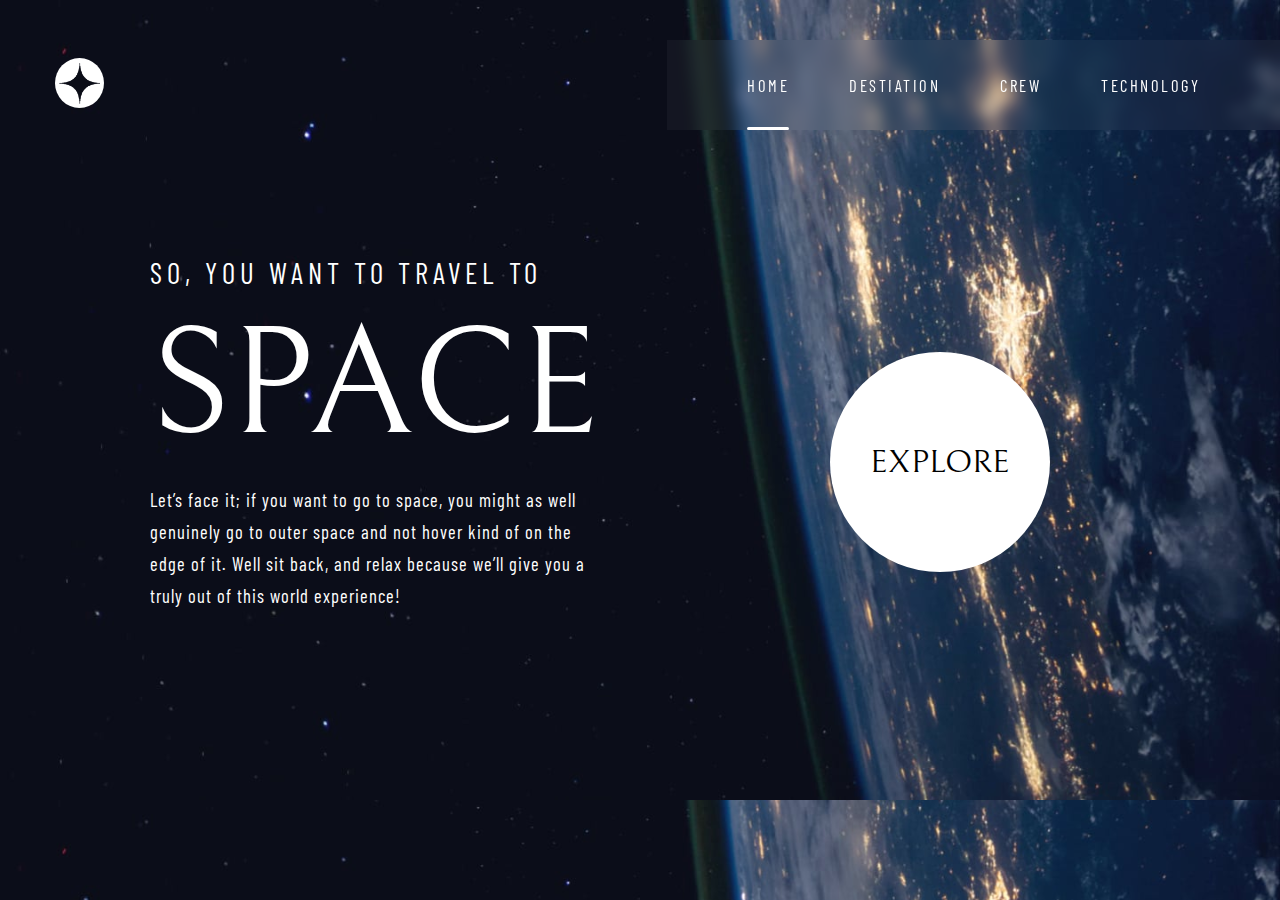
<file: index.html>
<!DOCTYPE html>
<html lang="en">
<head>
  <meta charset="UTF-8">
  <meta name="viewport" content="width=device-width, initial-scale=1.0">

  <link rel="icon" type="image/png" sizes="32x32" href="./assets/favicon-32x32.png">
  <link rel="stylesheet" href="css/root_classes.css">
  <link rel="stylesheet" href="css/home_page.css">
  <link rel="stylesheet" href="css/header.css">

  <title>Frontend Mentor | Space tourism website</title>

</head>
<body>
  
  <header>
    <div id="nav-bar" class="flex row align-center">
      <div id="logo">
        <img src="assets/star-logo.png" alt="">
      </div>

      <div id="line"></div>

      <div id="nav-menu" class="flex row nav-text">
        <a href="index.html" class="active">
          <div id="nav-text">
            <span>00</span>
            <span>HOME</span>
          </div>
          <span class="hover-border"></span>
        </a>
        <a href="destinations/destination-moon.html">
          <div id="nav-text">
            <span>01</span>
            <span>DESTIATION</span>
          </div>
          <span class="hover-border"></span>
        </a>
        <a href="crew/crew-commander.html" >
          <div id="nav-text">
            <span>02</span>
            <span>CREW</span>
          </div>
          <span class="hover-border"></span>
        </a>
        <a href="technology/technology-vehicle.html">
          <div id="nav-text">
            <span>03</span>
            <span>TECHNOLOGY</span>
          </div>
          <span class="hover-border"></span>
        </a> 
      </div>
      
      <button id="nav_mobile_icon" class="flex align-center">
        <img src="assets/nav_icon_mobile.png" alt="">

        <img src="assets/cross_icon.png" alt="">
      </button>

    </div>
  </header>

  <section class="flex row align-center">

    <div id="body" class="flex column">
      <div class="heading-5">
        SO, YOU WANT TO TRAVEL TO
      </div>

      <div class="heading-1">
          SPACE
      </div>

      <div class="description">
        Let’s face it; if you want to go to space, you might as well genuinely go to outer space and not hover kind of on the edge of it. Well sit back, and relax because we’ll give you a truly out of this world experience!
      </div>
    </div>

    <div id="explore-icon">
      <a href="destinations/destination-moon.html" class="heading-4 flex align-center" id="explore">
        EXPLORE
      </a>
    </div>

    </div>

  </section>

  <script src="https://ajax.googleapis.com/ajax/libs/jquery/3.6.3/jquery.min.js"></script>
  <script src="java_script.js"></script>
</body>
</html>
</file>
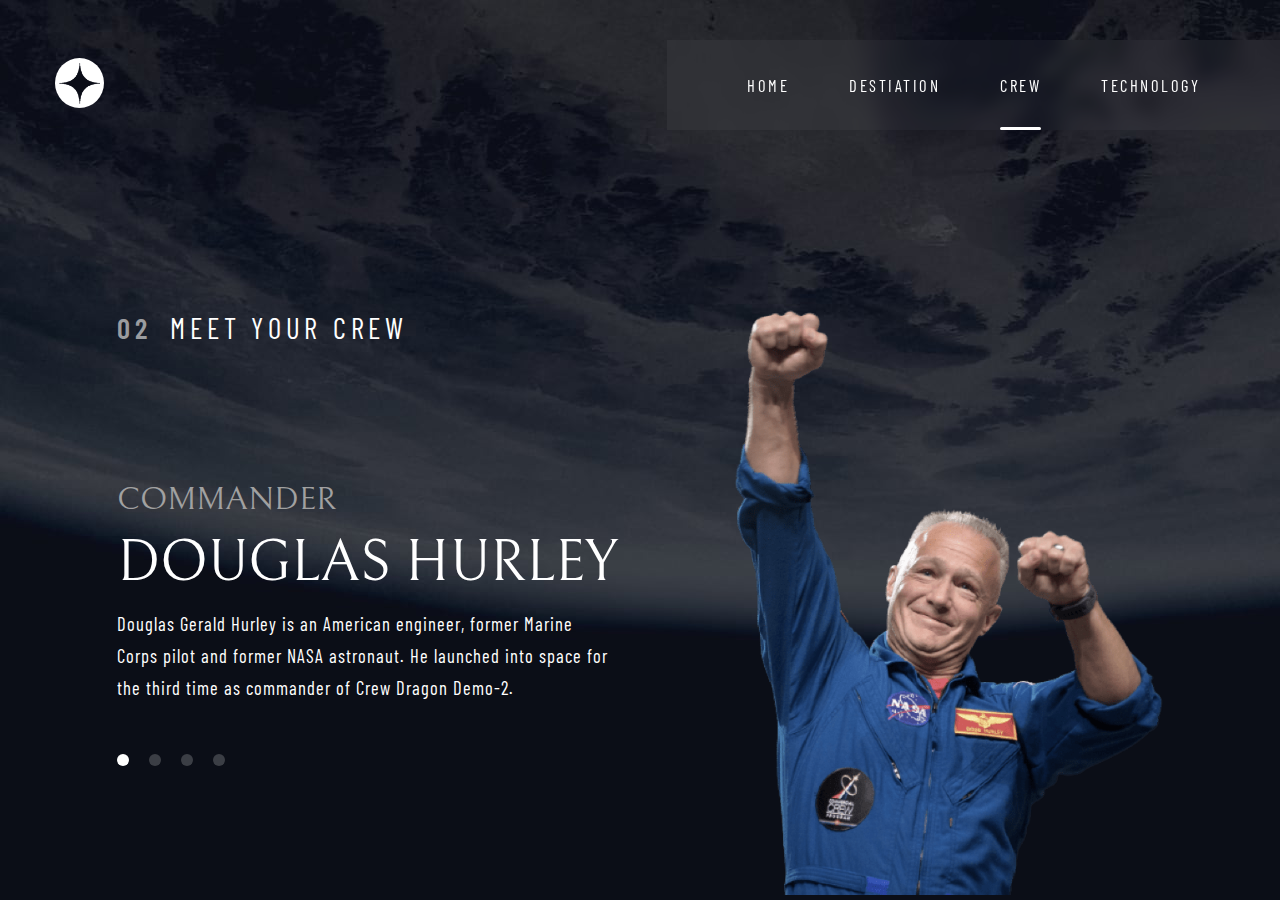
<file: crew/crew-commander.html>
<!DOCTYPE html>
<html lang="en">
<head>
  <meta charset="UTF-8">
  <meta name="viewport" content="width=device-width, initial-scale=1.0">

  <link rel="icon" type="image/png" sizes="32x32" href="../assets/favicon-32x32.png">
  <link rel="stylesheet" href="../css/crew.css">
  <link rel="stylesheet" href="../css/header.css">
  <link rel="stylesheet" href="../css/root_classes.css">
  
  <script src="https://ajax.googleapis.com/ajax/libs/jquery/3.6.3/jquery.min.js"></script>
  <script src="../java_script.js"></script>

  <title>Frontend Mentor | Space tourism website</title>
</head>
<body>

  <header>
    <div id="nav-bar" class="flex row align-center">
      <div id="logo">
        <img src="../assets/star-logo.png" alt="">
      </div>

      <div id="line"></div>

      <div id="nav-menu" class="flex row nav-text">
        <a href="../index.html">
          <div id="nav-text">
            <span>00</span>
            <span>HOME</span>
          </div>
          <span class="hover-border"></span>
        </a>
        <a href="../destinations/destination-moon.html">
          <div id="nav-text">
            <span>01</span>
            <span>DESTIATION</span>
          </div>
          <span class="hover-border"></span>
        </a>
        <a href="crew-commander.html"  class="active">
          <div id="nav-text">
            <span>02</span>
            <span>CREW</span>
          </div>
          <span class="hover-border"></span>
        </a>
        <a href="../technology/technology-vehicle.html">
          <div id="nav-text">
            <span>03</span>
            <span>TECHNOLOGY</span>
          </div>
          <span class="hover-border"></span>
        </a> 
      </div>
      <button id="nav_mobile_icon" class="flex align-center">
        <img src="../assets/nav_icon_mobile.png" alt="">

        <img src="../assets/cross_icon.png" alt="">
      </button>
    </div>
  </header>

  <article class="flex row">
    
    <section class="flex column">
      <div id="pick-dest">
        <span class="heading-5">02</span>
        <span class="heading-5">MEET YOUR CREW</span>
      </div>
      <div id="crew-info" class="flex column">
        <div class="designation heading-4">Commander</div>
        <div class="name heading-3">Douglas Hurley</div>
        <div class="description">Douglas Gerald Hurley is an American engineer, former Marine Corps pilot and former NASA astronaut. He launched into space for the third time as commander of Crew Dragon Demo-2.</div>
        
        <div class="crew-nav flex row">
          <a href="crew-commander.html" class="active-crew"></a>
          <a href="crew-specialist.html"></a>
          <a href="crew-pilot.html"></a>
          <a href="crew-engineer.html"></a>
        </div>
      </div>
      
    </section>

    <div id="crew-img">
      <img src="../assets/crew/image-douglas-hurley.png" alt="">
    </div>
  </article>


</body>
</html>
</file>
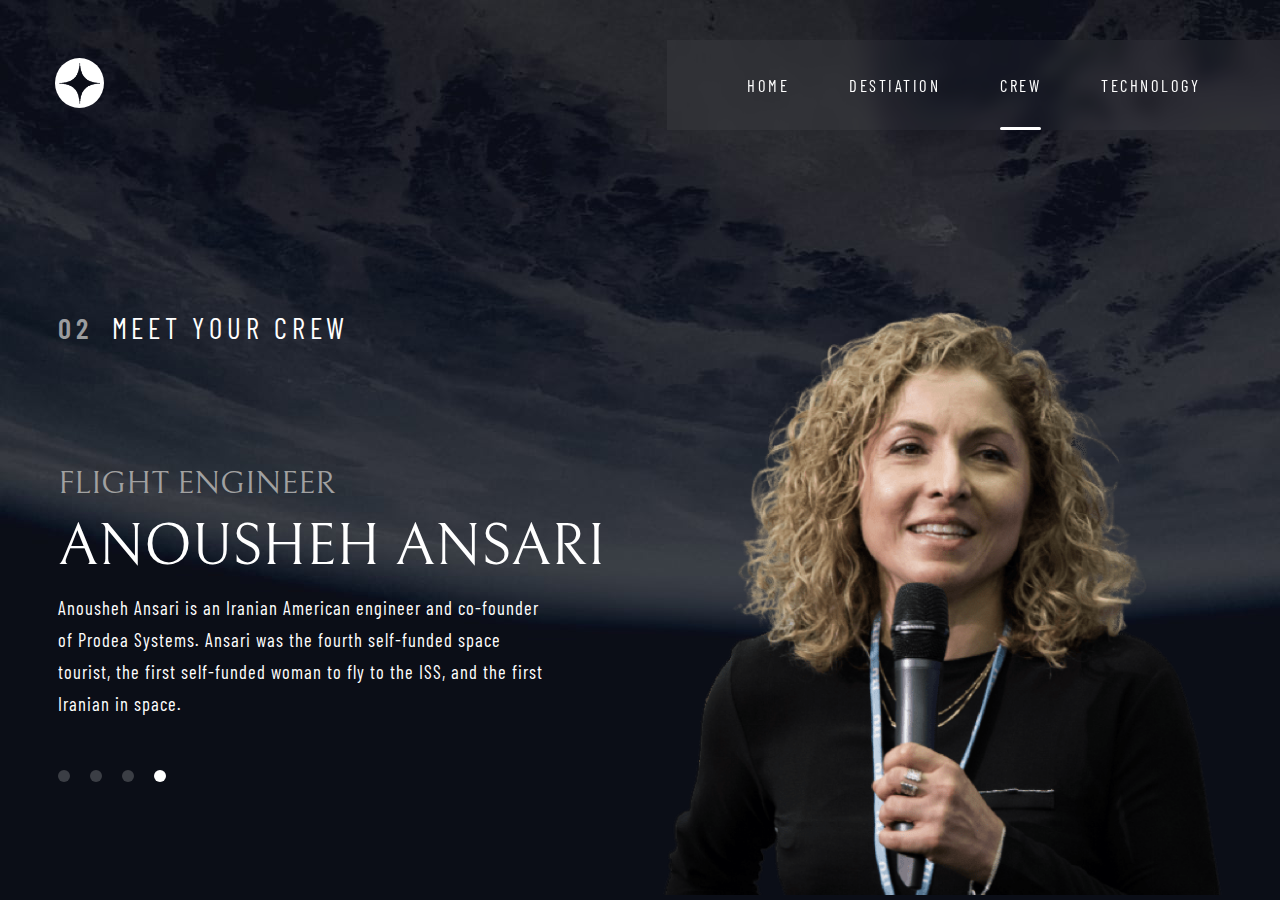
<file: crew/crew-engineer.html>
<!DOCTYPE html>
<html lang="en">
<head>
  <meta charset="UTF-8">
  <meta name="viewport" content="width=device-width, initial-scale=1.0">

  <link rel="icon" type="image/png" sizes="32x32" href="./assets/favicon-32x32.png">
  <link rel="stylesheet" href="../css/crew.css">
  <link rel="stylesheet" href="../css/header.css">
  <link rel="stylesheet" href="../css/root_classes.css">
  
  <script src="https://ajax.googleapis.com/ajax/libs/jquery/3.6.3/jquery.min.js"></script>
  <script src="../java_script.js"></script>
  
  <title>Frontend Mentor | Space tourism website</title>
</head>
<body>

  <header>
    <div id="nav-bar" class="flex row align-center">
      <div id="logo">
        <img src="../assets/star-logo.png" alt="">
      </div>

      <div id="line"></div>

      <div id="nav-menu" class="flex row nav-text">
        <a href="../index.html">
          <div id="nav-text">
            <span>00</span>
            <span>HOME</span>
          </div>
          <span class="hover-border"></span>
        </a>
        <a href="../destinations/destination-moon.html">
          <div id="nav-text">
            <span>01</span>
            <span>DESTIATION</span>
          </div>
          <span class="hover-border"></span>
        </a>
        <a href="crew-commander.html"  class="active">
          <div id="nav-text">
            <span>02</span>
            <span>CREW</span>
          </div>
          <span class="hover-border"></span>
        </a>
        <a href="../technology/technology-vehicle.html">
          <div id="nav-text">
            <span>03</span>
            <span>TECHNOLOGY</span>
          </div>
          <span class="hover-border"></span>
        </a> 
      </div>
      <button id="nav_mobile_icon" class="flex align-center">
        <img src="../assets/nav_icon_mobile.png" alt="">

        <img src="../assets/cross_icon.png" alt="">
      </button>
    </div>
  </header>
  
  <article class="flex row">
    <section class="flex column">
      
        <div id="pick-dest">
          <span class="heading-5">02</span>
          <span class="heading-5">MEET YOUR CREW</span>
        </div>
      <div id="crew-info" class="flex column">
        <div class="designation heading-4">Flight Engineer</div>
        <div class="name heading-3">Anousheh Ansari</div>
        <div class="description">Anousheh Ansari is an Iranian American engineer and co-founder of Prodea Systems. Ansari was the fourth self-funded space tourist, the first self-funded woman to fly to the ISS, and the first Iranian in space. </div>
        
        <div class="crew-nav flex row">
          <a href="crew-commander.html" ></a>
          <a href="crew-specialist.html"></a>
          <a href="crew-pilot.html"></a>
          <a href="crew-engineer.html" class="active-crew"></a>
        </div>
      </div>
        
    </section>
    <div id="crew-img">
      <img src="../assets/crew/image-anousheh-ansari.png" alt="">
    </div>
  </article>

</body>
</html>
</file>
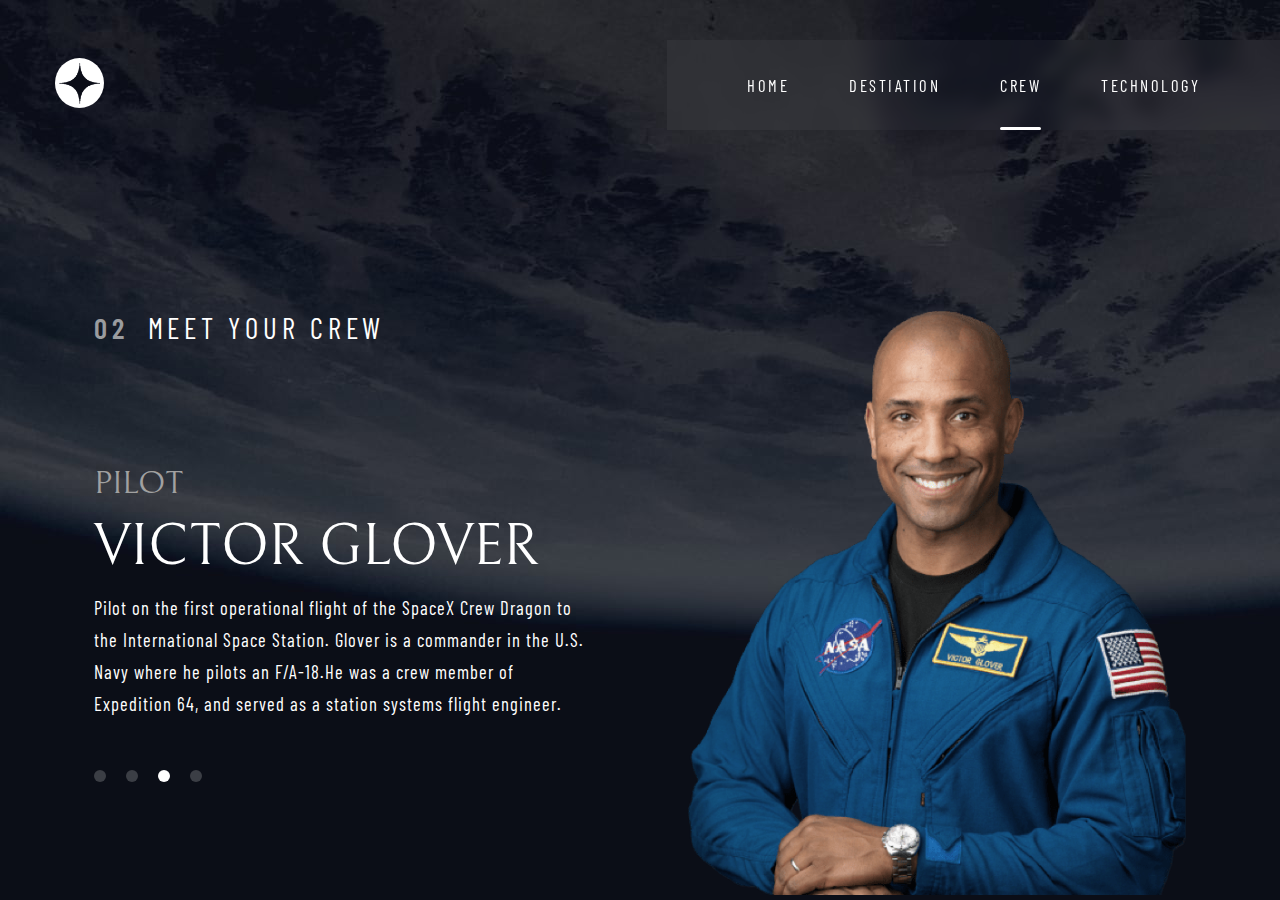
<file: crew/crew-pilot.html>
<!DOCTYPE html>
<html lang="en">
<head>
  <meta charset="UTF-8">
  <meta name="viewport" content="width=device-width, initial-scale=1.0">

  <link rel="icon" type="image/png" sizes="32x32" href="./assets/favicon-32x32.png">
  <link rel="stylesheet" href="../css/crew.css">
  <link rel="stylesheet" href="../css/header.css">
  <link rel="stylesheet" href="../css/root_classes.css">

  <script src="https://ajax.googleapis.com/ajax/libs/jquery/3.6.3/jquery.min.js"></script>
  <script src="../java_script.js"></script>
  
  <title>Frontend Mentor | Space tourism website</title>
</head>
<body>

  <header>
    <div id="nav-bar" class="flex row align-center">
      <div id="logo">
        <img src="../assets/star-logo.png" alt="">
      </div>

      <div id="line"></div>

      <div id="nav-menu" class="flex row nav-text">
        <a href="../index.html">
          <div id="nav-text">
            <span>00</span>
            <span>HOME</span>
          </div>
          <span class="hover-border"></span>
        </a>
        <a href="../destinations/destination-moon.html">
          <div id="nav-text">
            <span>01</span>
            <span>DESTIATION</span>
          </div>
          <span class="hover-border"></span>
        </a>
        <a href="crew-commander.html"  class="active">
          <div id="nav-text">
            <span>02</span>
            <span>CREW</span>
          </div>
          <span class="hover-border"></span>
        </a>
        <a href="../technology/technology-vehicle.html">
          <div id="nav-text">
            <span>03</span>
            <span>TECHNOLOGY</span>
          </div>
          <span class="hover-border"></span>
        </a> 
      </div>
      <button id="nav_mobile_icon" class="flex align-center">
        <img src="../assets/nav_icon_mobile.png" alt="">

        <img src="../assets/cross_icon.png" alt="">
      </button>
    </div>
  </header>

  
  <article class="flex row">
    <section class="flex column">
      <div id="pick-dest">
        <span class="heading-5">02</span>
        <span class="heading-5">MEET YOUR CREW</span>
      </div>

      <div id="crew-info" class="flex column">
        <div class="designation heading-4">Pilot</div>
        <div class="name heading-3">victor glover</div>
        <div class="description">Pilot on the first operational flight of the SpaceX Crew Dragon to the International Space Station. Glover is a commander in the U.S. Navy where he pilots an F/A-18.He was a crew member of Expedition 64, and served as a station systems flight engineer. </div>
        
        <div class="crew-nav flex row">
          <a href="crew-commander.html" ></a>
          <a href="crew-specialist.html"></a>
          <a href="crew-pilot.html" class="active-crew"></a>
          <a href="crew-engineer.html"></a>
        </div>
      </div>
    </section>
    
    <div id="crew-img">
      <img src="../assets/crew/image-victor-glover.png" alt="">
    </div>
  </article>


</body>
</html>
</file>
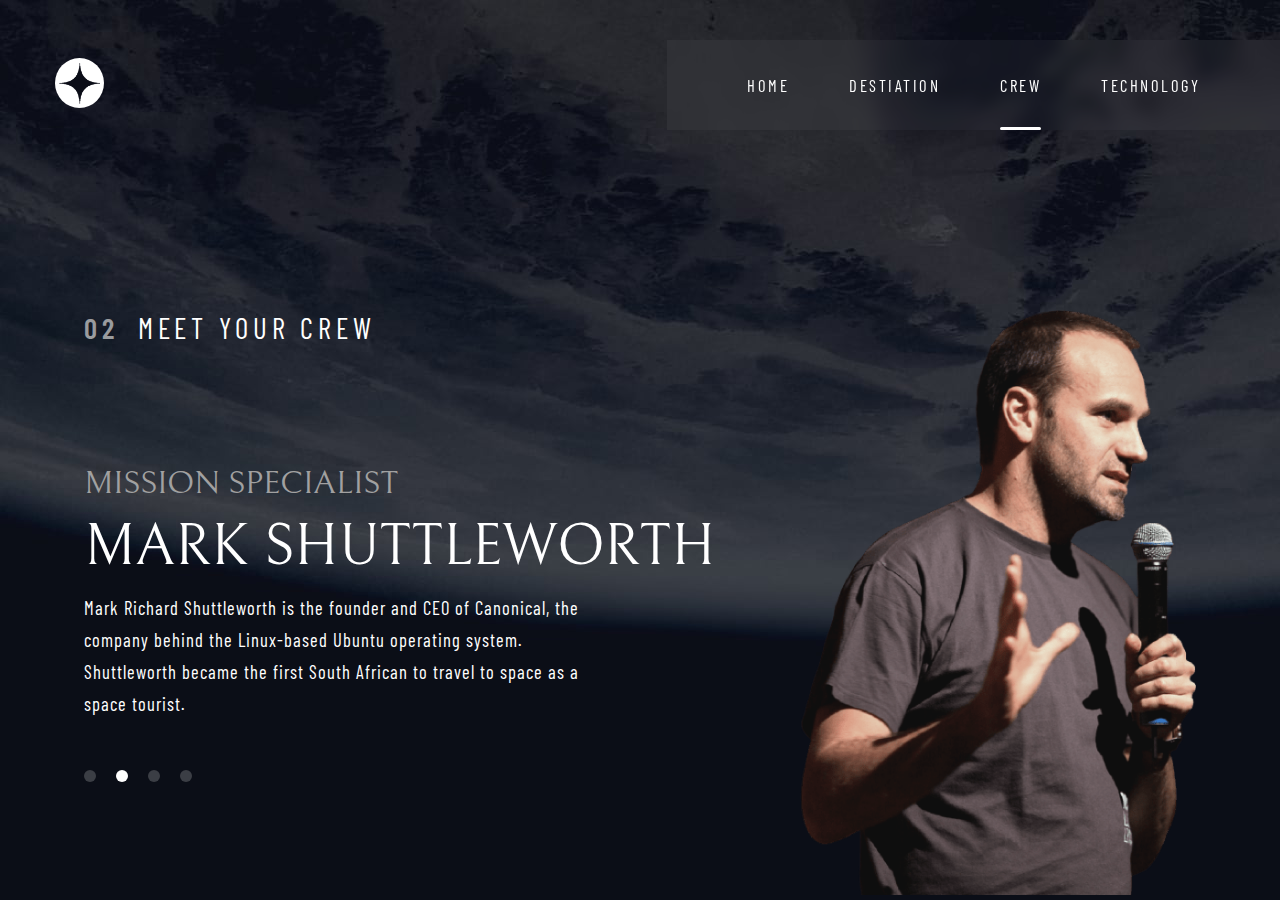
<file: crew/crew-specialist.html>
<!DOCTYPE html>
<html lang="en">
<head>
  <meta charset="UTF-8">
  <meta name="viewport" content="width=device-width, initial-scale=1.0">

  <link rel="icon" type="image/png" sizes="32x32" href="./assets/favicon-32x32.png">
  <link rel="stylesheet" href="../css/crew.css">
  <link rel="stylesheet" href="../css/header.css">
  <link rel="stylesheet" href="../css/root_classes.css">

  <script src="https://ajax.googleapis.com/ajax/libs/jquery/3.6.3/jquery.min.js"></script>
  <script src="../java_script.js"></script>
  
  <title>Frontend Mentor | Space tourism website</title>
</head>
<body>

  <header>
    <div id="nav-bar" class="flex row align-center">
      <div id="logo">
        <img src="../assets/star-logo.png" alt="">
      </div>

      <div id="line"></div>

      <div id="nav-menu" class="flex row nav-text">
        <a href="../index.html">
          <div id="nav-text">
            <span>00</span>
            <span>HOME</span>
          </div>
          <span class="hover-border"></span>
        </a>
        <a href="../destinations/destination-moon.html">
          <div id="nav-text">
            <span>01</span>
            <span>DESTIATION</span>
          </div>
          <span class="hover-border"></span>
        </a>
        <a href="crew-commander.html"  class="active">
          <div id="nav-text">
            <span>02</span>
            <span>CREW</span>
          </div>
          <span class="hover-border"></span>
        </a>
        <a href="../technology/technology-vehicle.html">
          <div id="nav-text">
            <span>03</span>
            <span>TECHNOLOGY</span>
          </div>
          <span class="hover-border"></span>
        </a> 
      </div>
      <button id="nav_mobile_icon" class="flex align-center">
        <img src="../assets/nav_icon_mobile.png" alt="">

        <img src="../assets/cross_icon.png" alt="">
      </button>
    </div>
  </header>

  <article class="flex row">
  
  <section class="flex column">
      <div id="pick-dest">
        <span class="heading-5">02</span>
        <span class="heading-5">MEET YOUR CREW</span>
      </div>

      <div id="crew-info" class="flex column">
        <div class="designation heading-4">Mission specialist</div>
        <div class="name heading-3">mark shuttleworth</div>
        <div class="description">Mark Richard Shuttleworth is the founder and CEO of Canonical, the company behind the Linux-based Ubuntu operating system. Shuttleworth became the first South African to travel to space as a space tourist.</div>
        
        <div class="crew-nav flex row">
          <a href="crew-commander.html" ></a>
          <a href="crew-specialist.html" class="active-crew"></a>
          <a href="crew-pilot.html"></a>
          <a href="crew-engineer.html"></a>
        </div>
      </div>   
    </section>

    <div id="crew-img">
      <img src="../assets/crew/image-mark-shuttleworth.png" alt="">
    </div>

  </article>

</body>
</html>
</file>
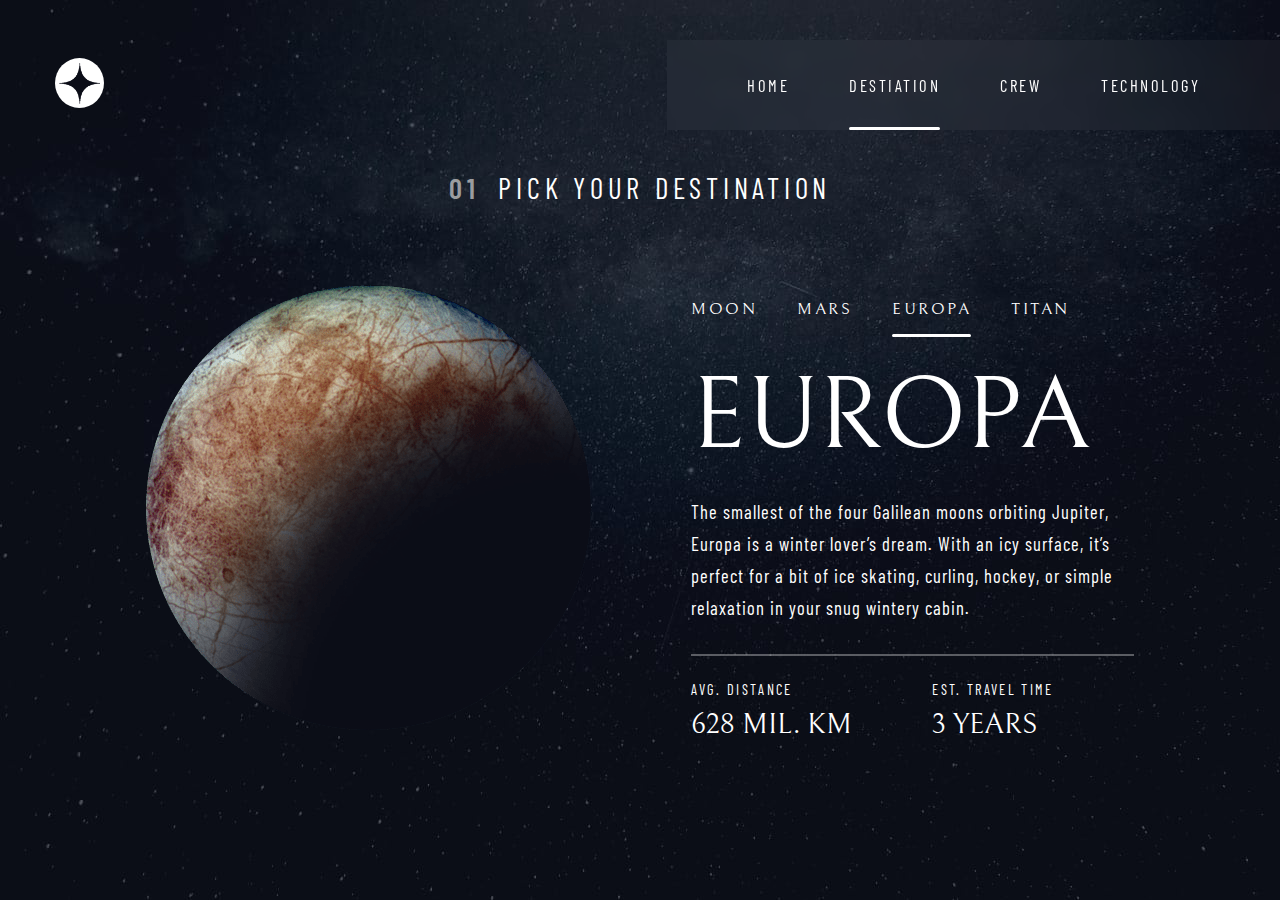
<file: destinations/destination-europa.html>
<!DOCTYPE html>
<html lang="en">
<head>
  <meta charset="UTF-8">
  <meta name="viewport" content="width=device-width, initial-scale=1.0">

  <link rel="icon" type="image/png" sizes="32x32" href="../assets/favicon-32x32.png">
  <link rel="stylesheet" href="../css/header.css">
  <link rel="stylesheet" href="../css/root_classes.css">
  <link rel="stylesheet" href="../css/destinations.css">

  <script src="https://ajax.googleapis.com/ajax/libs/jquery/3.6.3/jquery.min.js"></script>
  <script src="../java_script.js"></script>
  
  <title>Frontend Mentor | Space tourism website</title>
</head>
<body>

  <header>
    <div id="nav-bar" class="flex row align-center">
      <div id="logo">
        <img src="../assets/star-logo.png" alt="">
      </div>

      <div id="line"></div>

      <div id="nav-menu" class="flex row nav-text">
        <a href="../index.html">
          <div id="nav-text">
            <span>00</span>
            <span>HOME</span>
          </div>
          <span class="hover-border"></span>
        </a>
        <a href="destination-moon.html" class="active">
          <div id="nav-text">
            <span>01</span>
            <span>DESTIATION</span>
          </div>
          <span class="hover-border"></span>
        </a>
        <a href="../crew/crew-commander.html">
          <div id="nav-text">
            <span>02</span>
            <span>CREW</span>
          </div>
          <span class="hover-border"></span>
        </a>
        <a href="../technology/technology-vehicle.html">
          <div id="nav-text">
            <span>03</span>
            <span>TECHNOLOGY</span>
          </div>
          <span class="hover-border"></span>
        </a> 
      </div>
      <button id="nav_mobile_icon" class="flex align-center">
        <img src="../assets/nav_icon_mobile.png" alt="">

        <img src="../assets/cross_icon.png" alt="">
      </button>
    </div>
  </header>

  <article class="flex column">

    <div id="pick-dest">
      <span class="heading-5">01</span>
      <span class="heading-5">PICK YOUR DESTINATION</span>
    </div>

    <section class="flex row">

      <div class="destination-img flex column">
          <img src="../assets/destination/image-europa.png" alt="">
      </div>

      <div class="destination-description flex column">

        <div class="destination-nav flex row">
          <a href="destination-moon.html" class="nav-text">
            <div>
              MOON
            </div>
            <span class="hover-border"></span>
          </a>
          <a href="destination-mars.html" class="nav-text">
            <div>
              MARS
            </div>
            <span class="hover-border"></span>
          </a>
          <a href="destination-europa.html" class="nav-text active">
            <div>
              EUROPA
            </div>
            <span class="hover-border"></span>
          </a>
          <a href="destination-titan.html" class="nav-text">
            <div>
              TITAN
            </div>
            <span class="hover-border"></span>
          </a>
        </div>

        <div id="planet-name" class="heading-2">
          EUROPA
        </div>

        <div id="planet-description" class="description">
          The smallest of the four Galilean moons orbiting Jupiter, Europa is a winter lover’s dream. With an icy surface, it’s perfect for a bit of ice skating, curling, hockey, or simple relaxation in your snug wintery cabin.
        </div>

        <div id="planet-info" class="flex row">
          <div id="distance" class="flex column">
            <div class="subhead-2">AVG. DISTANCE</div>
            <div class="subhead-1" >628 MIL. KM</div>
          </div>
          <div id="travel-time" class="flex column">
            <div class="subhead-2">EST. TRAVEL TIME</div>
            <div class="subhead-1">3 YEARS</div>
          </div>
        </div>

      </div>

    </section>

</article>

</body>
</html>
</file>
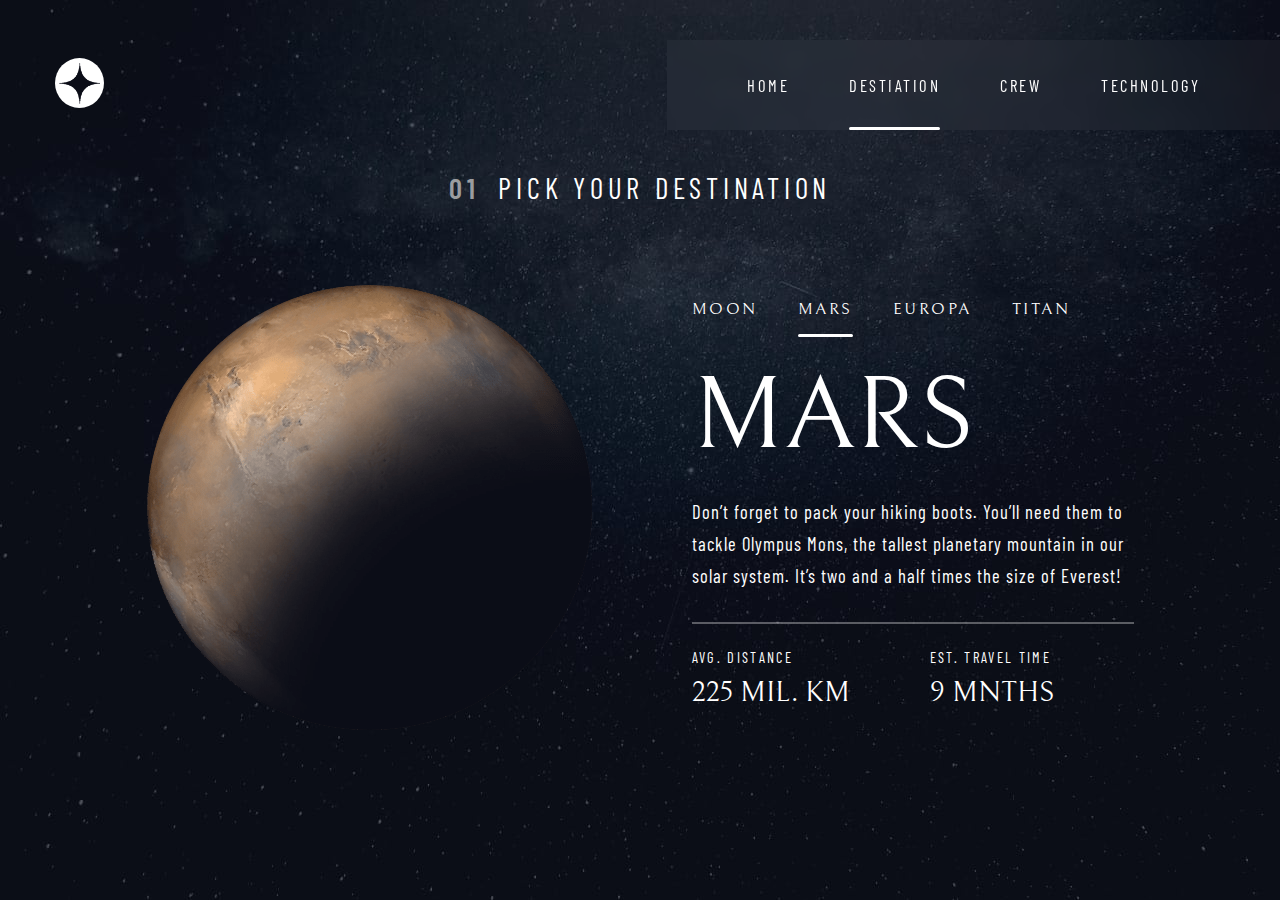
<file: destinations/destination-mars.html>
<!DOCTYPE html>
<html lang="en">
<head>
  <meta charset="UTF-8">
  <meta name="viewport" content="width=device-width, initial-scale=1.0">

  <link rel="icon" type="image/png" sizes="32x32" href="../assets/favicon-32x32.png">
  <link rel="stylesheet" href="../css/header.css">
  <link rel="stylesheet" href="../css/root_classes.css">
  <link rel="stylesheet" href="../css/destinations.css">

  <script src="https://ajax.googleapis.com/ajax/libs/jquery/3.6.3/jquery.min.js"></script>
  <script src="../java_script.js"></script>
  
  <title>Frontend Mentor | Space tourism website</title>
</head>
<body>

  <header>
    <div id="nav-bar" class="flex row align-center">
      <div id="logo">
        <img src="../assets/star-logo.png" alt="">
      </div>

      <div id="line"></div>

      <div id="nav-menu" class="flex row nav-text">
        <a href="../index.html">
          <div id="nav-text">
            <span>00</span>
            <span>HOME</span>
          </div>
          <span class="hover-border"></span>
        </a>
        <a href="destination-moon.html" class="active">
          <div id="nav-text">
            <span>01</span>
            <span>DESTIATION</span>
          </div>
          <span class="hover-border"></span>
        </a>
        <a href="../crew/crew-commander.html">
          <div id="nav-text">
            <span>02</span>
            <span>CREW</span>
          </div>
          <span class="hover-border"></span>
        </a>
        <a href="../technology/technology-vehicle.html">
          <div id="nav-text">
            <span>03</span>
            <span>TECHNOLOGY</span>
          </div>
          <span class="hover-border"></span>
        </a> 
      </div>
      <button id="nav_mobile_icon" class="flex align-center">
        <img src="../assets/nav_icon_mobile.png" alt="">

        <img src="../assets/cross_icon.png" alt="">
      </button>
    </div>
  </header>

  <article class="flex column">

    <div id="pick-dest">
      <span class="heading-5">01</span>
      <span class="heading-5">PICK YOUR DESTINATION</span>
    </div>

    <section class="flex row">

      <div class="destination-img flex column">
          <img src="../assets/destination/image-mars.png" alt="">
      </div>

      <div class="destination-description flex column">

        <div class="destination-nav flex row">
          <a href="destination-moon.html" class="nav-text">
            <div>
              MOON
            </div>
            <span class="hover-border"></span>
          </a>
          <a href="destination-mars.html" class="nav-text active">
            <div>
              MARS
            </div>
            <span class="hover-border"></span>
          </a>
          <a href="destination-europa.html" class="nav-text">
            <div>
              EUROPA
            </div>
            <span class="hover-border"></span>
          </a>
          <a href="destination-titan.html" class="nav-text">
            <div>
              TITAN
            </div>
            <span class="hover-border"></span>
          </a>
        </div>

        <div id="planet-name" class="heading-2">
          MARS
        </div>

        <div id="planet-description" class="description">
          Don’t forget to pack your hiking boots. You’ll need them to tackle Olympus Mons, the tallest planetary mountain in our solar system. It’s two and a half times the size of Everest!
        </div>

        <div id="planet-info" class="flex row">
          <div id="distance" class="flex column">
            <div class="subhead-2">AVG. DISTANCE</div>
            <div class="subhead-1" >225 MIL. KM</div>
          </div>
          <div id="travel-time" class="flex column">
            <div class="subhead-2">EST. TRAVEL TIME</div>
            <div class="subhead-1">9 MNTHS</div>
          </div>
        </div>

      </div>

    </section>
  </article>
</body>
</html>
</file>
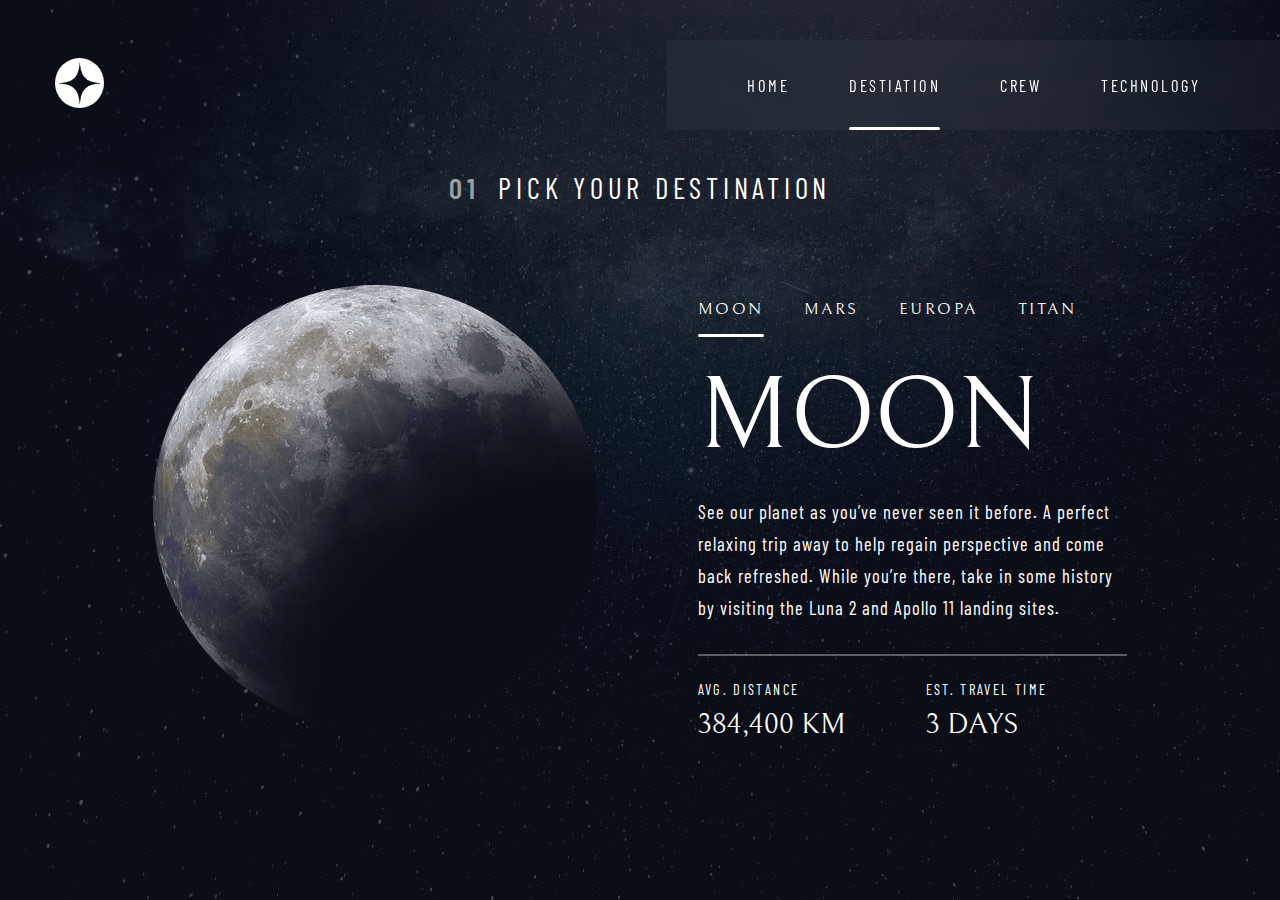
<file: destinations/destination-moon.html>
<!DOCTYPE html>
<html lang="en">
<head>
  <meta charset="UTF-8">
  <meta name="viewport" content="width=device-width, initial-scale=1.0">

  <link rel="icon" type="image/png" sizes="32x32" href="../assets/favicon-32x32.png">
  <link rel="stylesheet" href="../css/header.css">
  <link rel="stylesheet" href="../css/root_classes.css">
  <link rel="stylesheet" href="../css/destinations.css">

  <script src="https://ajax.googleapis.com/ajax/libs/jquery/3.6.3/jquery.min.js"></script>
  <script src="../java_script.js"></script>
  
  <title>Frontend Mentor | Space tourism website</title>
</head>
<body>

  <header>
    <div id="nav-bar" class="flex row align-center">
      <div id="logo">
        <img src="../assets/star-logo.png" alt="">
      </div>

      <div id="line"></div>

      <div id="nav-menu" class="flex row nav-text">
        <a href="../index.html">
          <div id="nav-text">
            <span>00</span>
            <span>HOME</span>
          </div>
          <span class="hover-border"></span>
        </a>
        <a href="destination-moon.html" class="active">
          <div id="nav-text">
            <span>01</span>
            <span>DESTIATION</span>
          </div>
          <span class="hover-border"></span>
        </a>
        <a href="../crew/crew-commander.html">
          <div id="nav-text">
            <span>02</span>
            <span>CREW</span>
          </div>
          <span class="hover-border"></span>
        </a>
        <a href="../technology/technology-vehicle.html">
          <div id="nav-text">
            <span>03</span>
            <span>TECHNOLOGY</span>
          </div>
          <span class="hover-border"></span>
        </a> 
      </div>

      <button id="nav_mobile_icon" class="flex align-center">
        <img src="../assets/nav_icon_mobile.png" alt="">

        <img src="../assets/cross_icon.png" alt="">
      </button>
      
    </div>
  </header>

  <article class="flex column">

    <div id="pick-dest">
      <span class="heading-5">01</span>
      <span class="heading-5">PICK YOUR DESTINATION</span>
    </div>

    <section class="flex row align-items">

      <div class="destination-img flex column">
          <img src="../assets/destination/image-moon.png" alt="">
      </div>

      <div class="destination-description flex column">

        <div class="destination-nav flex row">
          <a href="destination-moon.html" class="nav-text active">
            <div>
              MOON
            </div>
            <span class="hover-border"></span>
          </a>
          <a href="destination-mars.html" class="nav-text">
            <div>
              MARS
            </div>
            <span class="hover-border"></span>
          </a>
          <a href="destination-europa.html" class="nav-text">
            <div>
              EUROPA
            </div>
            <span class="hover-border"></span>
          </a>
          <a href="destination-titan.html" class="nav-text">
            <div>
              TITAN
            </div>
            <span class="hover-border"></span>
          </a>
        </div>

        <div id="planet-name" class="heading-2">
          MOON
        </div>

        <div id="planet-description" class="description">
          See our planet as you’ve never seen it before. A perfect relaxing trip away to help regain perspective and come back refreshed. While you’re there, take in some history by visiting the Luna 2 and Apollo 11 landing sites.
        </div>

        <div id="planet-info" class="flex row">
          <div id="distance" class="flex column">
            <div class="subhead-2">AVG. DISTANCE</div>
            <div class="subhead-1" >384,400 KM</div>
          </div>
          <div id="travel-time" class="flex column">
            <div class="subhead-2">EST. TRAVEL TIME</div>
            <div class="subhead-1">3 DAYS</div>
          </div>
        </div>

      </div>

    </section>

  </article>

</body>
</html>
</file>
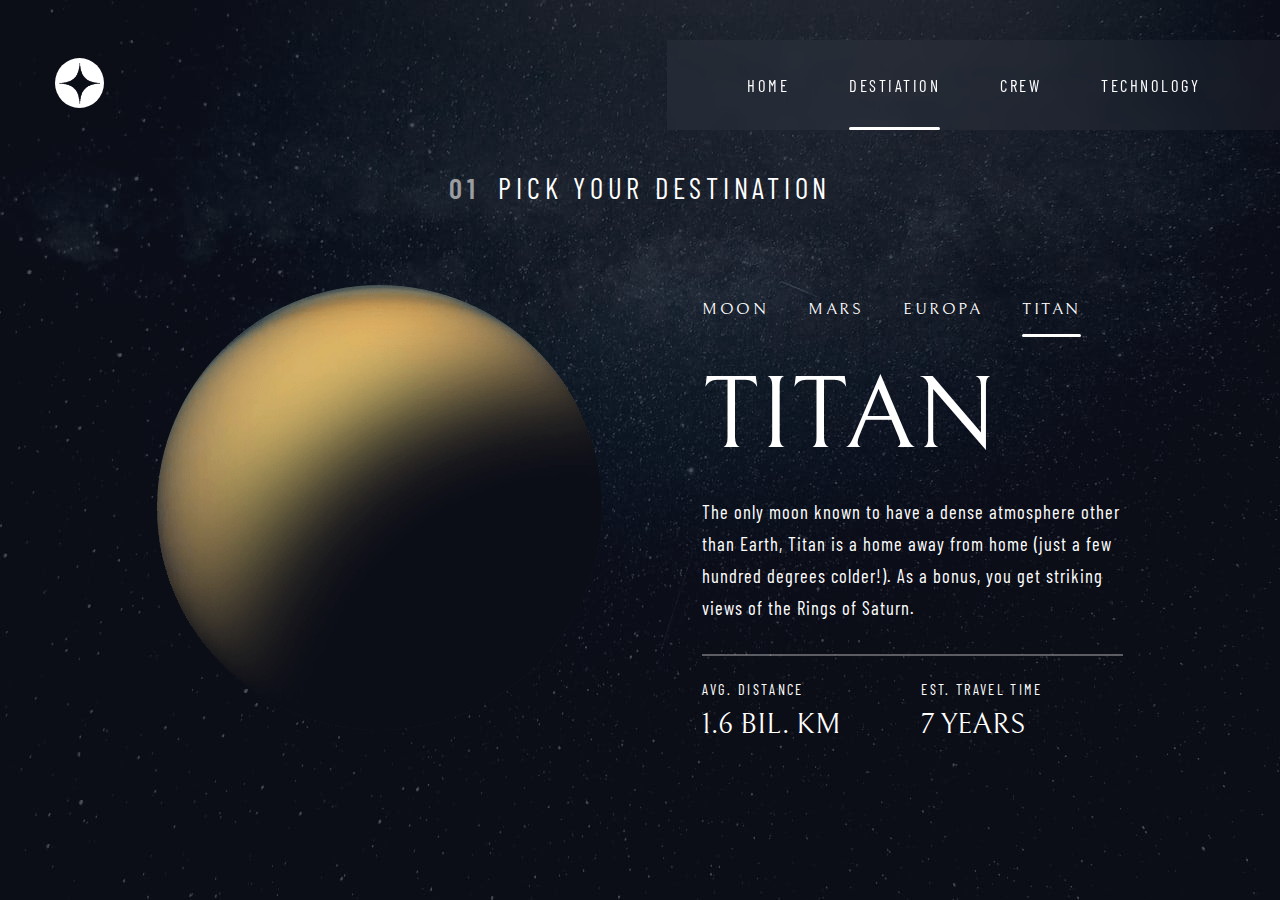
<file: destinations/destination-titan.html>
<!DOCTYPE html>
<html lang="en">
<head>
  <meta charset="UTF-8">
  <meta name="viewport" content="width=device-width, initial-scale=1.0">

  <link rel="icon" type="image/png" sizes="32x32" href="../assets/favicon-32x32.png">
  <link rel="stylesheet" href="../css/header.css">
  <link rel="stylesheet" href="../css/root_classes.css">
  <link rel="stylesheet" href="../css/destinations.css">

  <script src="https://ajax.googleapis.com/ajax/libs/jquery/3.6.3/jquery.min.js"></script>
  <script src="../java_script.js"></script>
  
  <title>Frontend Mentor | Space tourism website</title>
</head>
<body>

  <header>
    <div id="nav-bar" class="flex row align-center">
      <div id="logo">
        <img src="../assets/star-logo.png" alt="">
      </div>

      <div id="line"></div>

      <div id="nav-menu" class="flex row nav-text">
        <a href="../index.html">
          <div id="nav-text">
            <span>00</span>
            <span>HOME</span>
          </div>
          <span class="hover-border"></span>
        </a>
        <a href="destination-moon.html" class="active">
          <div id="nav-text">
            <span>01</span>
            <span>DESTIATION</span>
          </div>
          <span class="hover-border"></span>
        </a>
        <a href="../crew/crew-commander.html">
          <div id="nav-text">
            <span>02</span>
            <span>CREW</span>
          </div>
          <span class="hover-border"></span>
        </a>
        <a href="../technology/technology-vehicle.html">
          <div id="nav-text">
            <span>03</span>
            <span>TECHNOLOGY</span>
          </div>
          <span class="hover-border"></span>
        </a> 
      </div>
      <button id="nav_mobile_icon" class="flex align-center">
        <img src="../assets/nav_icon_mobile.png" alt="">

        <img src="../assets/cross_icon.png" alt="">
      </button>
    </div>
  </header>

  <article class="flex column">

    <div id="pick-dest">
      <span class="heading-5">01</span>
      <span class="heading-5">PICK YOUR DESTINATION</span>
    </div>

    <section class="flex row">

      <div class="destination-img flex column">
          <img src="../assets/destination/image-titan.png" alt="">
      </div>

      <div class="destination-description flex column">

        <div class="destination-nav flex row">
          <a href="destination-moon.html" class="nav-text">
            <div>
              MOON
            </div>
            <span class="hover-border"></span>
          </a>
          <a href="destination-mars.html" class="nav-text">
            <div>
              MARS
            </div>
            <span class="hover-border"></span>
          </a>
          <a href="destination-europa.html" class="nav-text">
            <div>
              EUROPA
            </div>
            <span class="hover-border"></span>
          </a>
          <a href="destination-titan.html" class="nav-text active">
            <div>
              TITAN
            </div>
            <span class="hover-border"></span>
          </a>
        </div>

        <div id="planet-name" class="heading-2">
          TITAN
        </div>

        <div id="planet-description" class="description">
          The only moon known to have a dense atmosphere other than Earth, Titan is a home away from home (just a few hundred degrees colder!). As a bonus, you get striking views of the Rings of Saturn.
        </div>

        <div id="planet-info" class="flex row">
          <div id="distance" class="flex column">
            <div class="subhead-2">AVG. DISTANCE</div>
            <div class="subhead-1" >1.6 BIL. KM</div>
          </div>
          <div id="travel-time" class="flex column">
            <div class="subhead-2">EST. TRAVEL TIME</div>
            <div class="subhead-1">7 YEARS</div>
          </div>
        </div>

      </div>

    </section>
        
  </article>
</body>
</html>
</file>
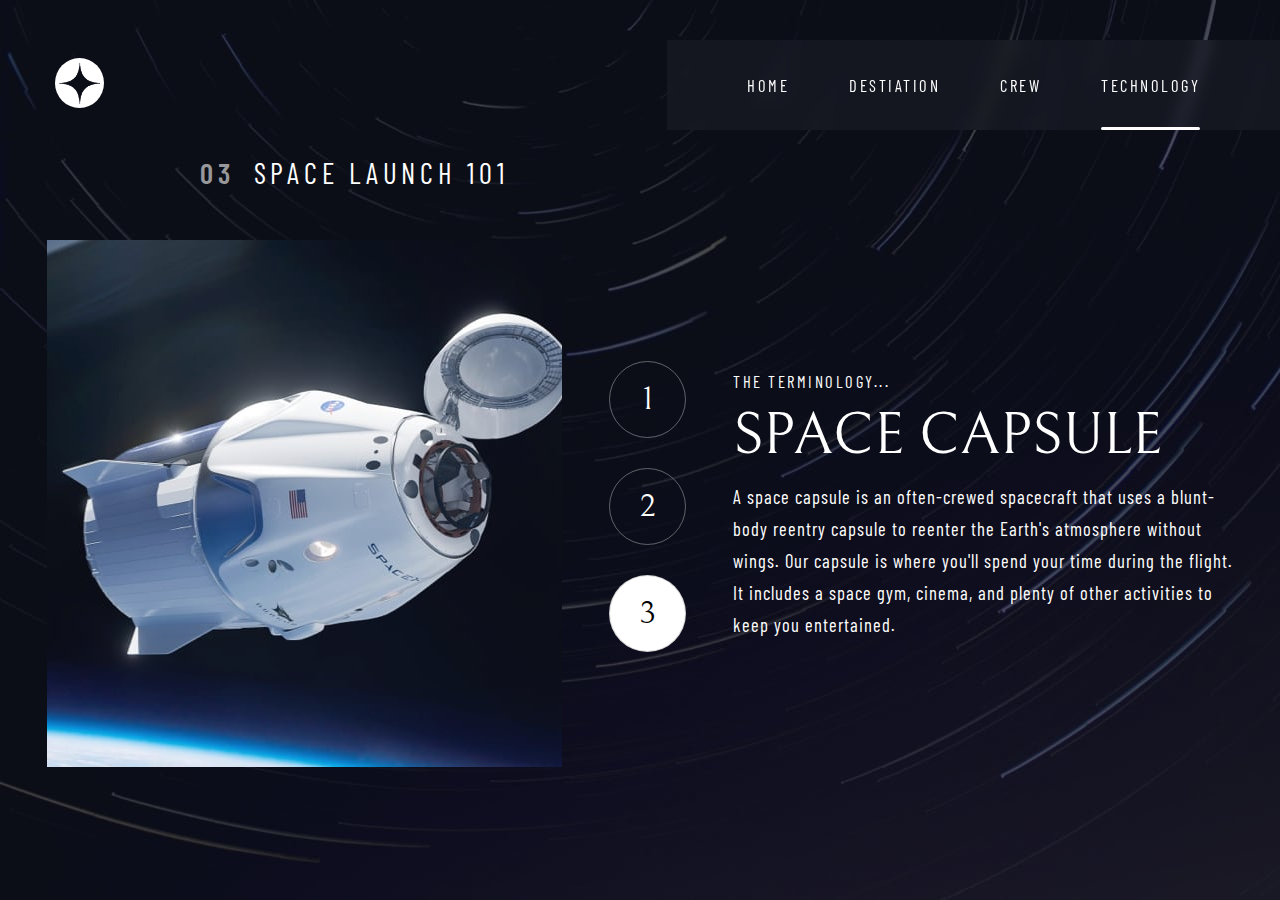
<file: technology/technology-capsule.html>
<!DOCTYPE html>
<html lang="en">
<head>
  <meta charset="UTF-8">
  <meta name="viewport" content="width=device-width, initial-scale=1.0">

  <link rel="icon" type="image/png" sizes="32x32" href="./assets/favicon-32x32.png">
  <link rel="icon" type="image/png" sizes="32x32" href="./assets/favicon-32x32.png">
  <link rel="stylesheet" href="../css/header.css">
  <link rel="stylesheet" href="../css/root_classes.css">
  <link rel="stylesheet" href="../css/technology.css">

  <script src="https://ajax.googleapis.com/ajax/libs/jquery/3.6.3/jquery.min.js"></script>
  <script src="../java_script.js"></script>
  
  <title>Frontend Mentor | Space tourism website</title>
</head>
<body>
  
  <header>
    <div id="nav-bar" class="flex row align-center">
      <div id="logo">
        <img src="../assets/star-logo.png" alt="">
      </div>

      <div id="line"></div>

      <div id="nav-menu" class="flex row nav-text">
        <a href="../index.html">
          <div id="nav-text">
            <span>00</span>
            <span>HOME</span>
          </div>
          <span class="hover-border"></span>
        </a>
        <a href="../destinations/destination-moon.html">
          <div id="nav-text">
            <span>01</span>
            <span>DESTIATION</span>
          </div>
          <span class="hover-border"></span>
        </a>
        <a href="../crew/crew-commander.html">
          <div id="nav-text">
            <span>02</span>
            <span>CREW</span>
          </div>
          <span class="hover-border"></span>
        </a>
        <a href="../technology/technology-vehicle.html"  class="active">
          <div id="nav-text">
            <span>03</span>
            <span>TECHNOLOGY</span>
          </div>
          <span class="hover-border"></span>
        </a> 
      </div>
      <button id="nav_mobile_icon" class="flex align-center">
        <img src="../assets/nav_icon_mobile.png" alt="">

        <img src="../assets/cross_icon.png" alt="">
      </button>
    </div>
  </header>

  <article class="flex column">
    <div id="pick-dest">
      <span class="heading-5">03</span>
      <span class="heading-5">SPACE LAUNCH 101</span>
    </div>

    <section class="flex row">
      <div id="tech-img" class="img-3">
        <img src="../assets/technology/image-space-capsule-portrait.jpg" alt="">
      </div>

      <div class="tech-nav flex column ">
        <a href="technology-vehicle.html" class=" heading-4">1</a>
        <a href="technology-spaceport.html" class="heading-4 ">2</a>
        <a href="technology-capsule.html" class="heading-4 active-tech">3</a>
      </div>

      <div class="tech-info flex column">
        <div class="nav-text">THE TERMINOLOGY...</div>
        <div id="tech-name" class="heading-3">Space capsule</div>
        <div id="tech-desc" class="description">A space capsule is an often-crewed spacecraft that uses a blunt-body reentry 
          capsule to reenter the Earth's atmosphere without wings. Our capsule is where 
          you'll spend your time during the flight. It includes a space gym, cinema, 
          and plenty of other activities to keep you entertained.</div>
      </div>

    </section>

  </article>
  
</body>
</html>
</file>
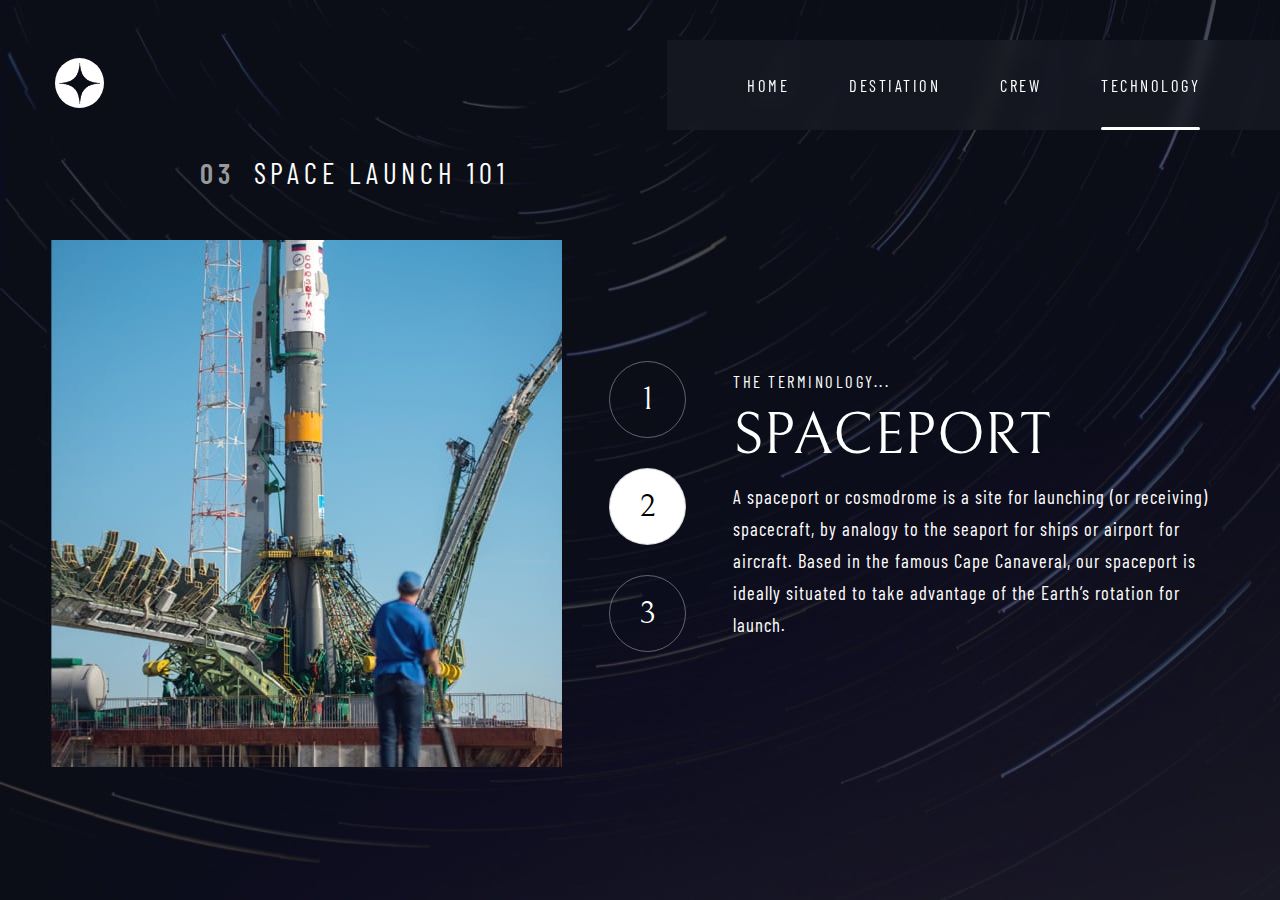
<file: technology/technology-spaceport.html>
<!DOCTYPE html>
<html lang="en">
<head>
  <meta charset="UTF-8">
  <meta name="viewport" content="width=device-width, initial-scale=1.0">

  <link rel="icon" type="image/png" sizes="32x32" href="./assets/favicon-32x32.png">
  <link rel="stylesheet" href="../css/header.css">
  <link rel="stylesheet" href="../css/root_classes.css">
  <link rel="stylesheet" href="../css/technology.css">

  <script src="https://ajax.googleapis.com/ajax/libs/jquery/3.6.3/jquery.min.js"></script>
  <script src="../java_script.js"></script>
  
  <title>Frontend Mentor | Space tourism website</title>
</head>
<body>

  <header>
    <div id="nav-bar" class="flex row align-center">
      <div id="logo">
        <img src="../assets/star-logo.png" alt="">
      </div>

      <div id="line"></div>

      <div id="nav-menu" class="flex row nav-text">
        <a href="../index.html">
          <div id="nav-text">
            <span>00</span>
            <span>HOME</span>
          </div>
          <span class="hover-border"></span>
        </a>
        <a href="../destinations/destination-moon.html">
          <div id="nav-text">
            <span>01</span>
            <span>DESTIATION</span>
          </div>
          <span class="hover-border"></span>
        </a>
        <a href="../crew/crew-commander.html">
          <div id="nav-text">
            <span>02</span>
            <span>CREW</span>
          </div>
          <span class="hover-border"></span>
        </a>
        <a href="../technology/technology-vehicle.html"  class="active">
          <div id="nav-text">
            <span>03</span>
            <span>TECHNOLOGY</span>
          </div>
          <span class="hover-border"></span>
        </a> 
      </div>
      <button id="nav_mobile_icon" class="flex align-center">
        <img src="../assets/nav_icon_mobile.png" alt="">

        <img src="../assets/cross_icon.png" alt="">
      </button>
    </div>
  </header>

  <article class="flex column">

    <div id="pick-dest">
      <span class="heading-5">03</span>
      <span class="heading-5">SPACE LAUNCH 101</span>
    </div>

    <section class="flex row">
      <div id="tech-img" class="img-2">
        <img src="../assets/technology/image-spaceport-portrait.jpg" alt="">
      </div>

      <div class="tech-nav flex column ">
        <a href="technology-vehicle.html" class=" heading-4">1</a>
        <a href="technology-spaceport.html" class="heading-4 active-tech">2</a>
        <a href="technology-capsule.html" class="heading-4">3</a>
      </div>

      <div class="tech-info flex column">
        <div class="nav-text">THE TERMINOLOGY...</div>
        <div id="tech-name" class="heading-3">Spaceport</div>
        <div id="tech-desc" class="description">A spaceport or cosmodrome is a site for launching (or receiving) spacecraft, 
          by analogy to the seaport for ships or airport for aircraft. Based in the 
          famous Cape Canaveral, our spaceport is ideally situated to take advantage 
          of the Earth’s rotation for launch.</div>
      </div>
    </article>

    
  </section>
</body>
</html>
</file>
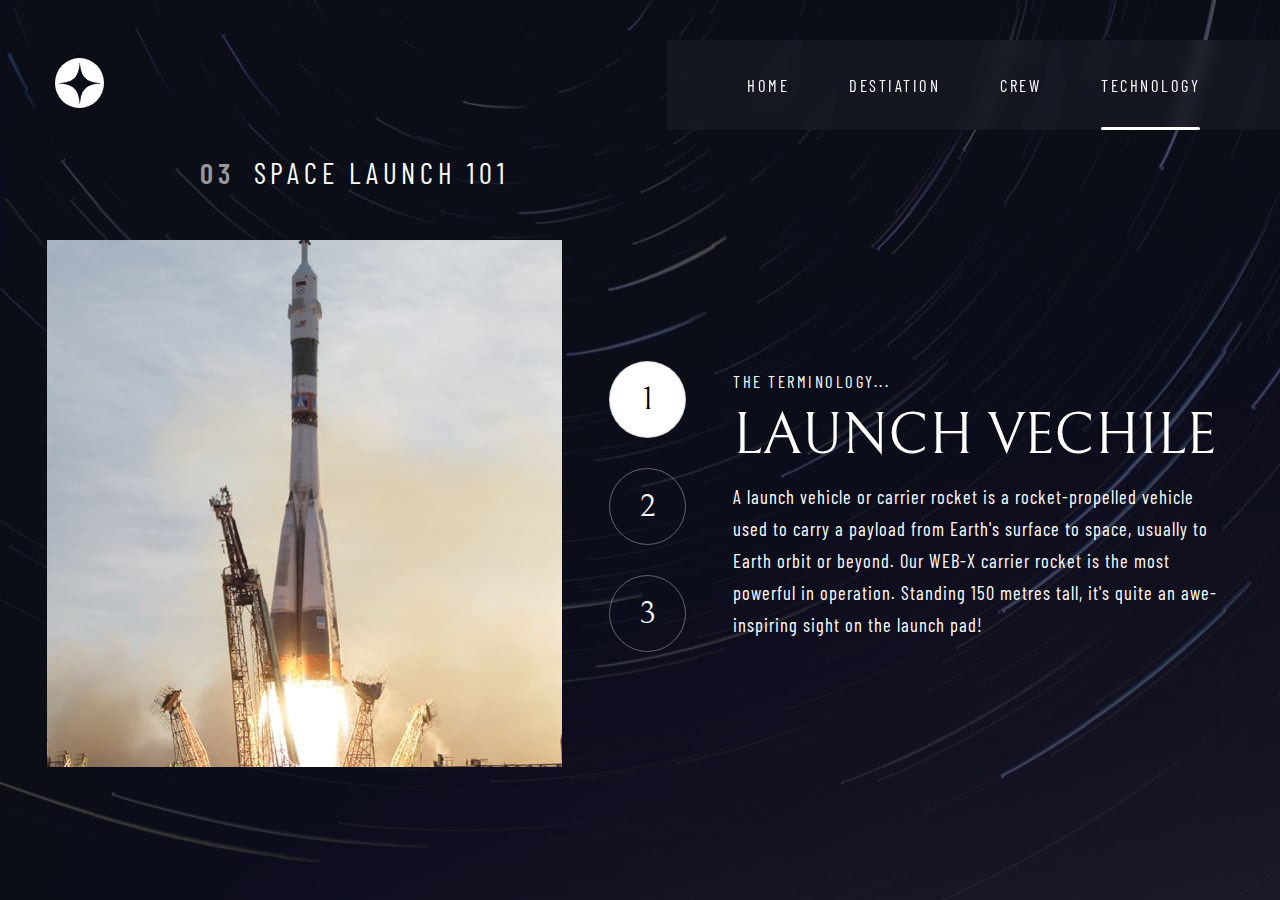
<file: technology/technology-vehicle.html>
<!DOCTYPE html>
<html lang="en">
<head>
  <meta charset="UTF-8">
  <meta name="viewport" content="width=device-width, initial-scale=1.0">

  <link rel="icon" type="image/png" sizes="32x32" href="../assets/favicon-32x32.png">
  <link rel="stylesheet" href="../css/header.css">
  <link rel="stylesheet" href="../css/root_classes.css">
  <link rel="stylesheet" href="../css/technology.css">

  <script src="https://ajax.googleapis.com/ajax/libs/jquery/3.6.3/jquery.min.js"></script>
  <script src="../java_script.js"></script>
  
  <title>Frontend Mentor | Space tourism website</title>
</head>
<body>

  <header>
    <div id="nav-bar" class="flex row align-center">
      <div id="logo">
        <img src="../assets/star-logo.png" alt="">
      </div>

      <div id="line"></div>

      <div id="nav-menu" class="flex row nav-text">
        <a href="../index.html">
          <div id="nav-text">
            <span>00</span>
            <span>HOME</span>
          </div>
          <span class="hover-border"></span>
        </a>
        <a href="../destinations/destination-moon.html">
          <div id="nav-text">
            <span>01</span>
            <span>DESTIATION</span>
          </div>
          <span class="hover-border"></span>
        </a>
        <a href="../crew/crew-commander.html">
          <div id="nav-text">
            <span>02</span>
            <span>CREW</span>
          </div>
          <span class="hover-border"></span>
        </a>
        <a href="../technology/technology-vehicle.html"  class="active">
          <div id="nav-text">
            <span>03</span>
            <span>TECHNOLOGY</span>
          </div>
          <span class="hover-border"></span>
        </a> 
      </div>
      <button id="nav_mobile_icon" class="flex align-center">
        <img src="../assets/nav_icon_mobile.png" alt="">

        <img src="../assets/cross_icon.png" alt="">
      </button>
    </div>
  </header>

  <article class="flex column">

    <div id="pick-dest">
      <span class="heading-5">03</span>
      <span class="heading-5">SPACE LAUNCH 101</span>
    </div>

    <section class="flex row">
      <div id="tech-img" class="img-1">
        <img src="../assets/technology/image-launch-vehicle-portrait.jpg" alt="">
      </div>

      <div class="tech-nav flex column ">
        <a href="technology-vehicle.html" class="active-tech heading-4">1</a>
        <a href="technology-spaceport.html" class="heading-4">2</a>
        <a href="technology-capsule.html" class="heading-4">3</a>
      </div>

      <div class="tech-info flex column">
        <div class="nav-text">THE TERMINOLOGY...</div>
        <div id="tech-name" class="heading-3">launch vechile</div>
        <div id="tech-desc" class="description">A launch vehicle or carrier rocket is a rocket-propelled vehicle used to carry a payload from Earth's surface to space, usually to Earth orbit or beyond. Our WEB-X carrier rocket is the most powerful in operation. Standing 150 metres tall, it's quite an awe-inspiring sight on the launch pad!</div>
      </div>

    </section>
        
  </article>
  
</body>
</html>
</file>
<file: css/root_classes.css>
/* Importing the font */
@import url('https://fonts.googleapis.com/css2?family=Bellefair&display=swap');
@import url('https://fonts.googleapis.com/css2?family=Barlow+Condensed&display=swap');

*{
    margin: 0px;
    padding: 0px;
    text-decoration: none;
    list-style: none;
    font-family: 'Bellefair', serif;
    color: white;
}

:root{
    --background-color: #0B0D17;
    --blue-color: #D0D6F9;
    --yellow-color: #FFFFFF;
    --hover-color: rgba(255, 255, 255);
    --body-side-margin: 200px;
    font-size: 16.5px;
}

@media only screen and (max-width: 550px){
    :root{
        font-size: 14.5px !important;
    }
}

body{
    background-size: cover;
    overflow-x: hidden;
}

.flex{
    display: flex;
}

.row{
    flex-direction: row;
}

.column{
    flex-direction: column;
}

.align-center{
    align-items: center;
}

.heading-1{
    font-size: 9.2rem;
    padding: 10px 0px;
    text-transform: uppercase;
}
.heading-2{
    font-size: 6.25rem;
    text-transform: uppercase;
    padding: 20px 0px;
}
.heading-3{
    font-size: 3.5rem;
    text-transform: uppercase;
    padding: 12px 0px;
}
.heading-4{
    font-size: 2rem;  
    text-transform: uppercase;
}
.heading-5{
    font-size: 1.75rem;
    letter-spacing: 4.75px;
    text-transform: uppercase;
    font-family: 'Barlow Condensed', sans-serif !important;
}

.subhead-1{
    font-size: 1.75rem;
}

.subhead-2{
    font-size: 0.875rem;
    letter-spacing: 2.35px;
    padding: 10px 0px;
    font-family: 'Barlow Condensed', sans-serif !important;
}

.nav-text, #nav-text span{
    font-size: 1rem;
    letter-spacing: 2.5px;
    font-family: 'Barlow Condensed', sans-serif !important;
}

.description{
    font-size: 1.125rem;
    line-height: 32px;
    letter-spacing: 1px;
    font-family: 'Barlow Condensed', sans-serif !important;
}

section, #pick-dest{
    margin: 25px var(--body-side-margin);
}

#pick-dest span:first-child{
    font-weight: 600;
    padding-right: 15px;
    color: rgba(199, 199, 199, 0.753);
}

@media only screen and (max-width: 550px){
    .heading-1{
        font-size: 8rem !important;
    }
    .heading-2{
        font-size: 4rem !important;
    }
    .heading-3{
        font-size: 3rem !important;
    }
}

@media only screen and (max-width: 400px){
    .heading-1{
        font-size: 7rem !important;
    }
}
</file>
<file: css/home_page.css>
body{
    background-image: url('../assets/home/background-home-desktop.jpg');
    background-size: cover;
}


section{
    margin: 125px auto;
    justify-content: space-evenly;
}

#body{
    width: min-content;
}

#explore{
    border-radius: 50%;
    /* margin: 20px 50px; */
    background-color: white;
    height: 220px;
    width: 220px;
    justify-content: center;
    color: black !important;
}

#explore-icon{
    border-radius: 50%;
    align-self: flex-end;
    padding: 60px;
    margin: 0px 20px;
    position: relative;
    top: 20px;
    transition: 0.5s;
}

#explore-icon:has( #explore:hover ){
    background-color: rgba(155, 155, 155, 0.482);
}


@media only screen and (max-width: 1000px) {

    body{
        background-image: url('../assets/home/background-home-tablet.jpg');
    }

    section{
        flex-direction: column !important;
        margin: 0px;
        margin-top: 100px;
    }

    #body{
        align-items: center;
        text-align: center;
    }

    #explore-icon{
        position: static;
        margin: 50px 0px;
        align-self: center;
    }

}
</file>
<file: css/header.css>
#logo img{
    height: 50px;
    background-color: white;
    border-radius: 100%;
}

#nav-bar{
    justify-content: space-between;
    padding: 40px 0 0 55px;
}

#line{
    position: relative;
    width: 35%;
    border-bottom: 1px solid rgba(255, 255, 255, 0.5);
    left: 75px; 
    z-index: 9;
}

#nav-menu{
    background-color: rgba(255, 255, 255, 0.04);
    backdrop-filter: blur(8px);
    padding: 0 150px 0 80px;
}

#nav-menu a{
    display: flex;
    margin: 0 30px;
    flex-direction: column;
}

#nav-text{
    padding: 30px 0px;
    padding-top: 35px;
}

#nav-text span:first-child{
    font-weight: 600;
    padding-right: 8px;
}

.hover-border{
    visibility:hidden;
    border-bottom: 3px solid var(--hover-color);
    border-radius: 5px;
    transition: 0.1s;
    opacity: 0.5;
}

a:hover .hover-border{
    visibility:visible;
}

.active .hover-border{
    visibility: visible;
    opacity: 1;
}

#nav_mobile_icon{
    display: none;
}

@media only screen and (max-width: 1420px){
    #nav-text span:first-child{
        display: none;
    }

    #nav-menu{
        padding: 0 50px;
    }

    #line{
        display: none;
    }
}

@media only screen and (max-width: 768px){
    #nav-text{
        padding: 25px 0px ;
    }
    #nav-bar{
        padding: 30px 0 0 35px !important;
    }

    #nav-menu{
        padding: 0px !important;
    }

}

@media only screen and (max-width: 650px){
    #nav-menu a{
        margin: 0px 25px;
    }

    #nav-text{
        padding: 20px 0px;
    }
    #nav-text span{
        font-size: 0.8rem !important;
    }
}


@media only screen and (max-width: 550px){
    :root{
        font-size: 14.5px !important;
    }

    #nav-bar{
        padding: 20px 25px!important;
    }

    #nav_mobile_icon{
        background-color: var(--background-color);
        border: none;
        display: flex !important;
    }
    #nav_mobile_icon img{
        width: 45px;
    }

    #nav_mobile_icon img:last-child{
        display: none;
        width: 35px;
        z-index: 21;
    }

    /*Changes to the header navigation*/

    #nav-menu{
        display: none;
        padding: 100px 0px !important; 

        z-index: 20;
        flex-direction: column;
        position: absolute;
        height: 100vh;
        top: 0px;
        right: 0px;
        backdrop-filter: blur(20px);
    }

    .hover-border{
        border-right: 4px solid var(--hover-color);
        border-radius: 0%;
    }
    
    #nav-menu a{
        display: flex;
        flex-direction: row;
        justify-content: space-between;
        margin: 15px 0px;
    }

    #nav-text span:first-child{
        display: inline !important;
    }

    #nav-text span{
        font-size: 1.2rem !important;
    }

    #nav-text{
        display: flex;
        padding: 10px 100px 10px 30px;
    }

}
</file>
<file: css/crew.css>
body{
    background-image: url('../assets/crew/background-crew-desktop.jpg');

}

#pick-dest{
    margin: 0px !important;
}

.heading-4{
    color:rgba(161 161 161);
}

article{
    justify-content: space-evenly;
    box-sizing: border-box;
    bottom: 0px;
    position: absolute;
    width: 100vw;
}

section{
    margin: 0px !important;
    margin-top: 50px;
}

#crew-info{
    margin: auto;
}

.description{
    width: 500px;
}

.crew-nav{
    margin-top: 50px;
}

.crew-nav a{
    display: block;
    width: 12px;
    height: 12px;
    border-radius: 50%;
    background-color: white;
    opacity: 0.2;
    margin-right: 20px;
}

.crew-nav a:hover{
    opacity: 0.5
}

.active-crew{
    opacity: 1 !important;
}

#crew-img img{
    height: 75vh;
}

@media only screen and (max-width: 1200px){
    #crew-img img{
        height: 60vh !important;
    }
}

@media only screen and (max-width: 1400px) and (min-width: 1000px) {
    body{
        background-size: auto !important;
    }

    #crew-img img{
        height: 65vh;
    }
}


@media only screen and (max-width: 1000px) {
    body{
        background-image: url('../assets/crew/background-crew-tablet.jpg') !important;
    }

    article{
        position: static;
        flex-direction: column !important;
        align-items: center;
        padding: 0px !important
    }
    #pick-dest{
        margin-top: 40px !important;
    }

    section{
        flex-direction: column !important;
        align-items: center;
    }

    #crew-info{
        align-items: center;
        text-align: center;
        margin: 80px 0px;
    }

}

@media only screen and (max-width: 550px){

    article{
        flex-direction: column-reverse !important;
        margin-top: 50px;
    }

    .description{
        width: fit-content;
        padding: 0px 30px;
    }

    #crew-img img{
        padding: 0px 25px;
        height: 45vh !important;
        border-bottom: 2px solid rgb(121 121 121 / 70%);
    }

    .name{
        padding: 20px !important;
    }
}

@media only screen and (max-width: 330px){
    #crew-img img{
        padding: 0px 10px;
        height: 30vh !important;
        border-bottom: 2px solid rgb(121 121 121 / 70%);
    }

    #crew-info{
        margin: 50px 0px;
    }

    .name{
        font-size: 2.5rem !important;
    }
}
</file>
<file: css/destinations.css>
body{
    background-image: url('../assets/destination/background-destination-desktop.jpg');
    background-size: auto;
}

/*Destination hmtl page css*/

section{
    justify-content: space-between;
}


.destination-description{
    width: min-content; 
    margin-left: 100px;
}

.destination-nav a{
    margin-right:40px;
    display: flex;
    flex-direction: column;
}

.destination-nav a div{
    padding: 15px 0px;
}

#planet-description{
    padding-bottom: 30px;
    border-bottom: 2px solid rgba(255, 255, 255, 0.329);
}

#planet-info{
    margin: 15px 0px;
}

#planet-info div{
    margin-right: 40px;
    width: max-content;
}

@media only screen and (max-width: 1400px) {
    #pick-dest, section{
        margin: 40px auto;
    }
}

@media only screen and (max-width: 1200px) and (min-width: 1000px) {
    section{
        align-items: center;
    }
    .destination-img img{
        width: 90%;
    }

    .destination-description{
        margin-left: 50px !important;
    }
}

@media only screen and (max-width: 1000px) {
    body{
        background-image: url('../assets/destination/background-destination-tablet.jpg') !important;
        background-size: cover;
    }

    article
    {
        text-align: center;
    }

    #pick-dest, section{
        margin: 40px auto !important;
    }

    section{
        flex-direction: column !important;
        align-items: center;
    }

    .destination-img img{
        height: 75%;
        margin-bottom: 40px !important;
    }

    .destination-description{
        align-items: center;
        margin: 0px;
    }

    .destination-nav a{
        padding: 15px;
        margin:0px;
    }

    #planet-info > div{
        margin: 25px !important;
    }
}

@media only screen and (max-width: 550px){
    .description{
        padding: 0px 30px;
    }

    .destination-img img{
        width: 80%;
        margin: 0px auto;
    }

    #planet-info{
        flex-direction: column;
    }
    #planet-info div{
        align-items: center;
        margin: 0px !important;
    }
    #planet-info > div{
        margin: 10px 0px !important;
    }
}
</file>
<file: css/technology.css>
body{
    background-image: url('../assets/technology/background-technology-desktop.jpg');
}

section{
    margin-top: 100px;
    align-items: center;
}


.tech-nav a{
    border-radius: 50%;
    width: 75px;
    margin: 15px 0;
    height: 75px;
    display: flex;
    /* margin: 30px 0px; */
    align-items: center;
    justify-content: center;
    border: 1px solid rgba(176, 176, 176, 0.527);
}

.tech-info{
    width: 500px;
    margin: 0 50px;
    padding: 10px 0px;
}

#tech-img{
    position: absolute;
    right: 0px;
}

.tech-nav a:hover{
    border: 1px solid white;
}

.active-tech{
    background-color: white;
    color: black;
}

@media only screen and (max-width: 1400px) and (min-width: 1000px){
    body{
        background-size: auto !important;
    }

    section{
        margin: 25px 0px;
        justify-content: space-evenly;
    }

    .tech-info{
        margin: 0;
    }

    #tech-img{
        position: static;
    }
}

@media only screen and (max-width: 1200px) and (min-width: 1000px){
    #tech-img img{
        height: 400px;
    }

    .tech-info{
        width: 470px;
    }

    .tech-nav a{
        height: 65px;
        width: 65px;
    }

}

@media only screen and (max-width: 1000px) {
    body{
        background-image: url('../assets/technology/background-technology-tablet.jpg');
    }

    #pick-dest{
        margin: 0px !important;
    }

    article{
        align-items: center;
        text-align: center;
        margin: 40px 0px;
    }

    section{
        flex-direction: column !important;
        margin: 50px 0px;
    }

    .tech-nav{
        flex-direction: row;
        margin: 50px 0px;
    }
    .tech-nav a{
        width: 60px;
        height: 60px;
        margin: 0px 15px;
    }

    #tech-img{
        position: static;
        background-size: cover;
        width: 100vw;
        height: 300px;
    }

    .tech-info{
        margin: 0px;
    }

    .img-1{
        background-image: url('../assets/technology/image-launch-vehicle-landscape.jpg');
    }
    .img-2{
        background-image: url('../assets/technology/image-spaceport-landscape.jpg');
    }
    .img-3{
        background-image: url('../assets/technology/image-space-capsule-landscape.jpg');
    }

    #tech-img img{
        visibility: hidden;
        height: 10px;
    }

}

@media only screen and (max-width: 550px){
    .tech-info{
        width:fit-content;
    }

    .description{
        padding: 0px 30px;
    }

    #tech-img{
        background-position: center;
        height: 200px;
    }

    #tech-name{
        padding: 20px !important;
    }
}
</file>
